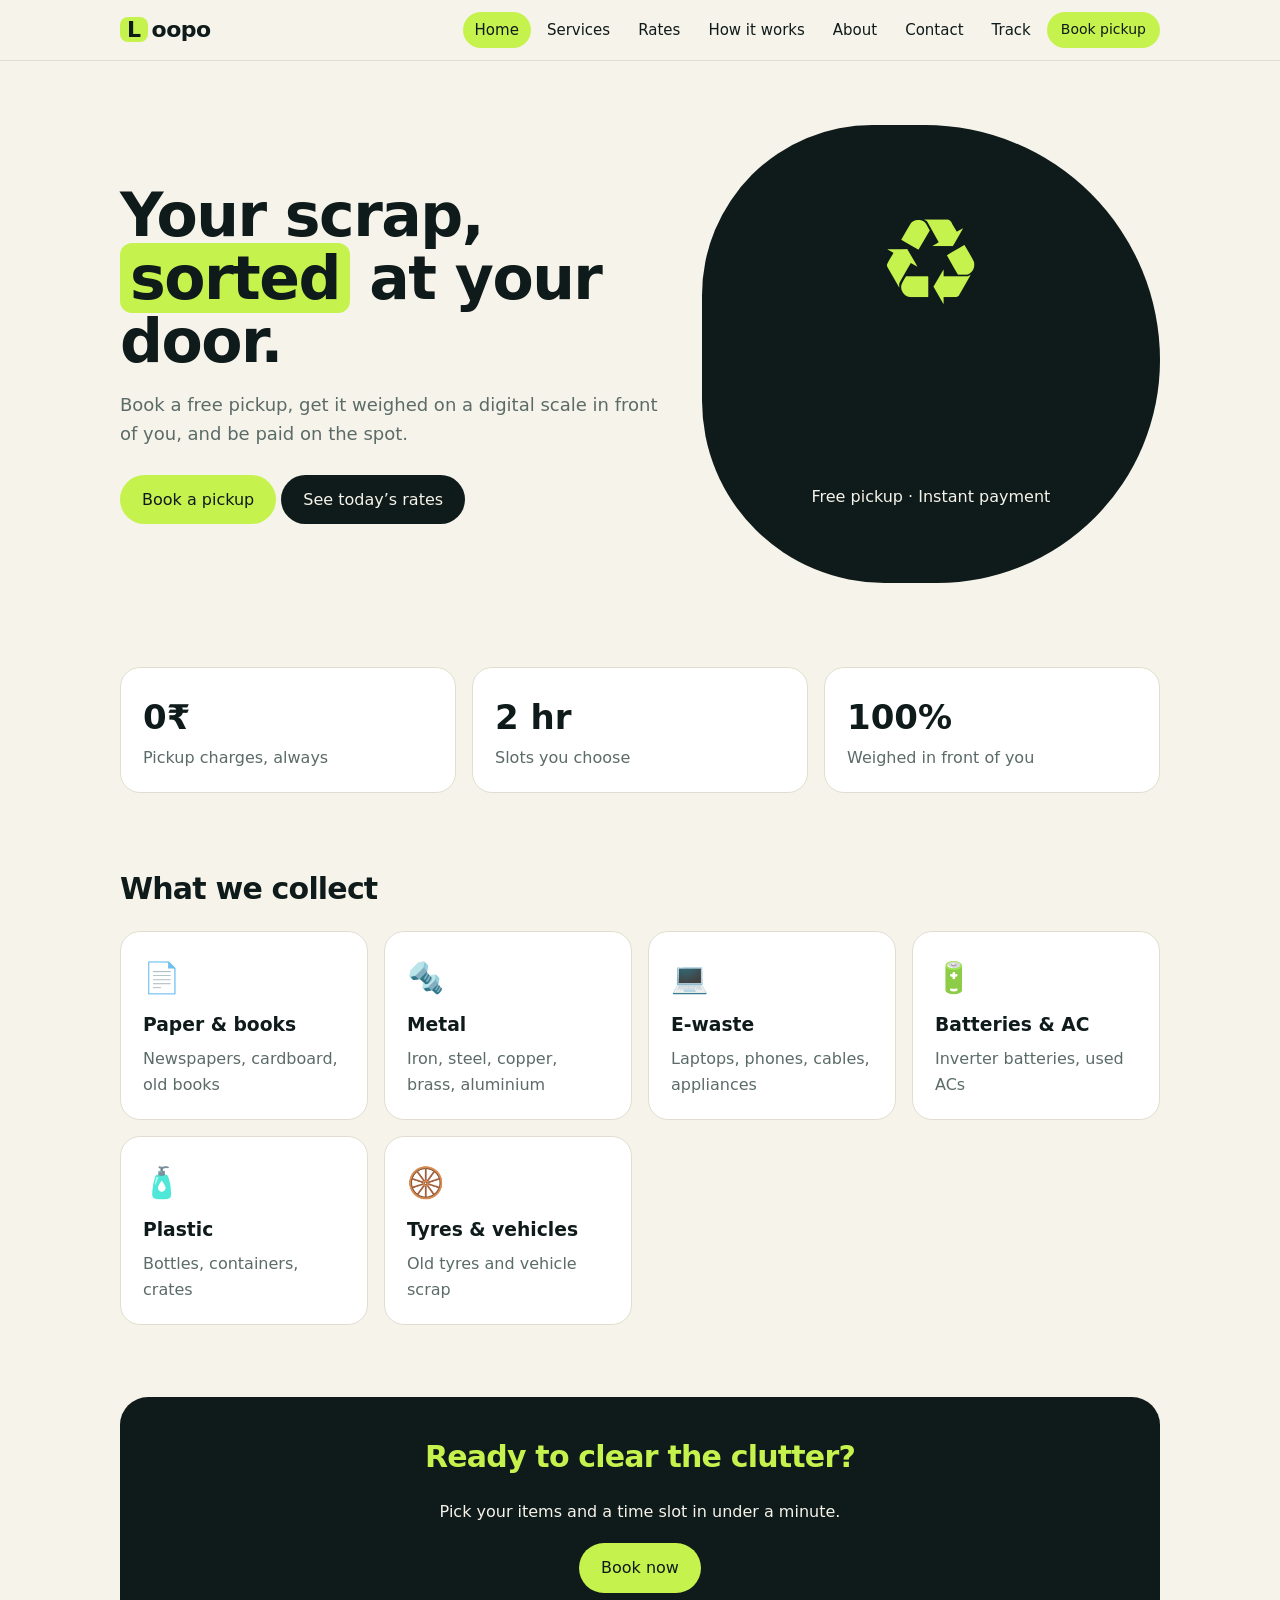
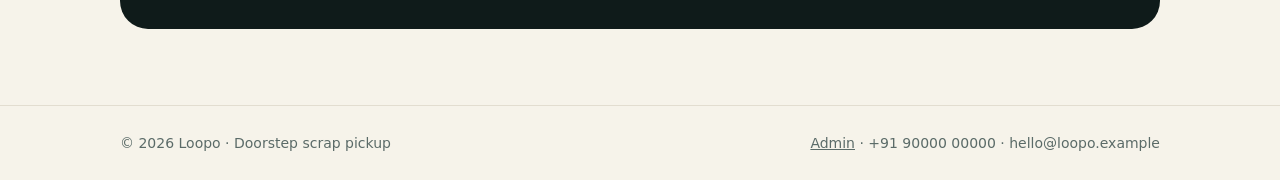
<file: index.html>
<!doctype html><html lang="en"><head><meta charset="utf-8"><meta name="viewport" content="width=device-width,initial-scale=1"><title>Sell scrap at your doorstep · Loopo</title><meta name="description" content="Loopo – book doorstep scrap pickup with fair rates, accurate weighing and instant payment."><link rel="stylesheet" href="style.css"></head><body data-p="index" data-r=""><header></header><main class="w"><section class="hero"><div><h1>Your scrap, <em>sorted</em> at your door.</h1><p>Book a free pickup, get it weighed on a digital scale in front of you, and be paid on the spot.</p><a class="btn l" href="book.html">Book a pickup</a> <a class="btn" href="rates.html">See today’s rates</a></div><div class="blob">♻<small>Free pickup · Instant payment</small></div></section>
<section><div class="g"><div class="c"><div class="n">0₹</div><p>Pickup charges, always</p></div><div class="c"><div class="n">2 hr</div><p>Slots you choose</p></div><div class="c"><div class="n">100%</div><p>Weighed in front of you</p></div></div></section>
<section><h2>What we collect</h2><div class="g"><div class="c"><span class="ic">📄</span><h3>Paper & books</h3><p>Newspapers, cardboard, old books</p></div><div class="c"><span class="ic">🔩</span><h3>Metal</h3><p>Iron, steel, copper, brass, aluminium</p></div><div class="c"><span class="ic">💻</span><h3>E-waste</h3><p>Laptops, phones, cables, appliances</p></div><div class="c"><span class="ic">🔋</span><h3>Batteries & AC</h3><p>Inverter batteries, used ACs</p></div><div class="c"><span class="ic">🧴</span><h3>Plastic</h3><p>Bottles, containers, crates</p></div><div class="c"><span class="ic">🛞</span><h3>Tyres & vehicles</h3><p>Old tyres and vehicle scrap</p></div></div></section>
<section><div class="band"><h2>Ready to clear the clutter?</h2><p style="margin-bottom:18px">Pick your items and a time slot in under a minute.</p><a class="btn l" href="book.html">Book now</a></div></section></main><footer></footer><script src="app.js" defer></script></body></html>
</file>
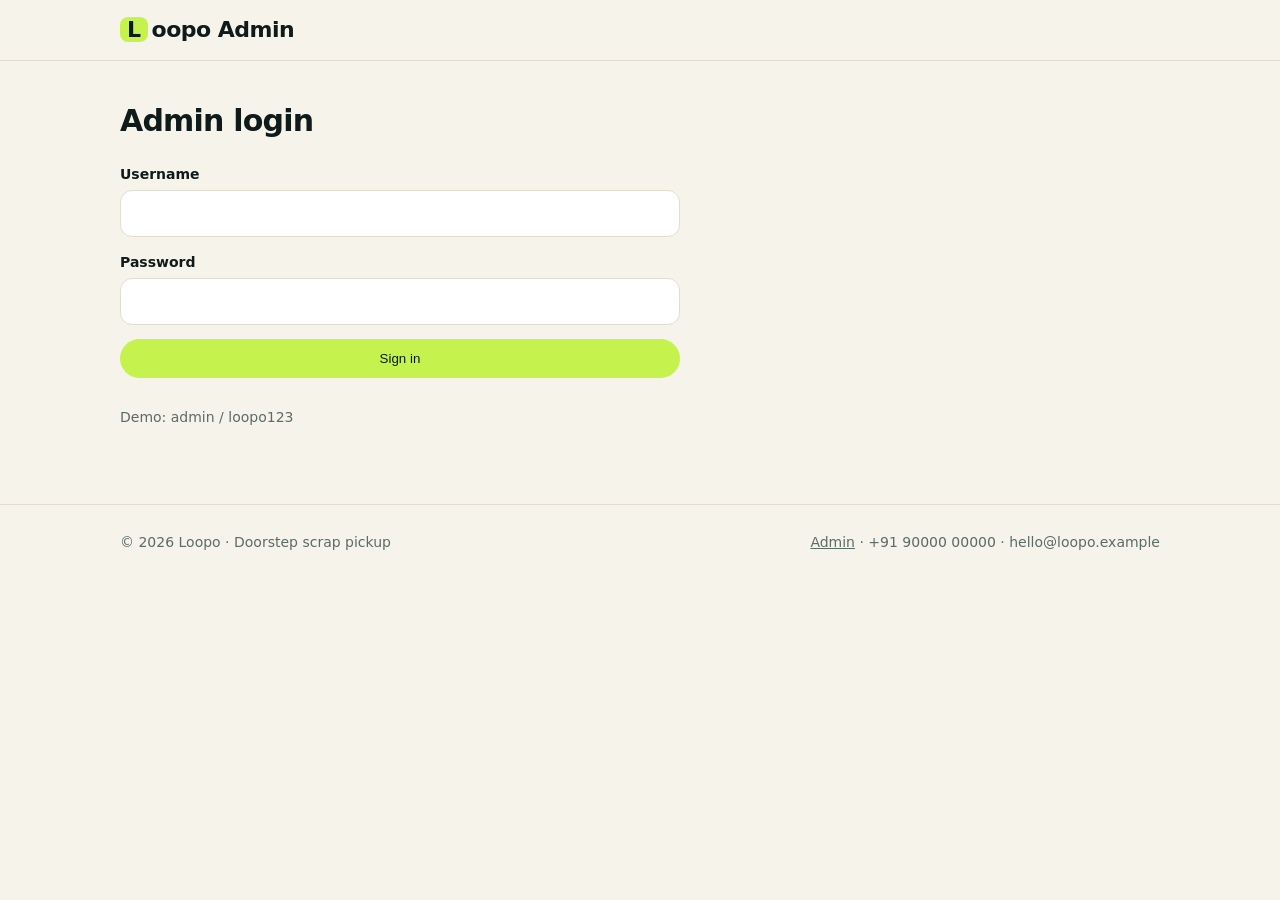
<file: admin/index.html>
<!doctype html><html lang="en"><head><meta charset="utf-8"><meta name="viewport" content="width=device-width,initial-scale=1"><title>Dashboard · Loopo</title><meta name="description" content="Loopo – book doorstep scrap pickup with fair rates, accurate weighing and instant payment."><link rel="stylesheet" href="style.css"></head><body data-p="a-index" data-r=""><header></header><main class="w"><section><h2>Dashboard</h2><div class="g" id="st"></div></section><section><h2>Recent bookings</h2><div class="tw"><table><tr><th>ID</th><th>Name</th><th>Date</th><th>Status</th></tr><tbody id="rc"></tbody></table></div></section></main><footer></footer><script src="app.js" defer></script></body></html>
</file>
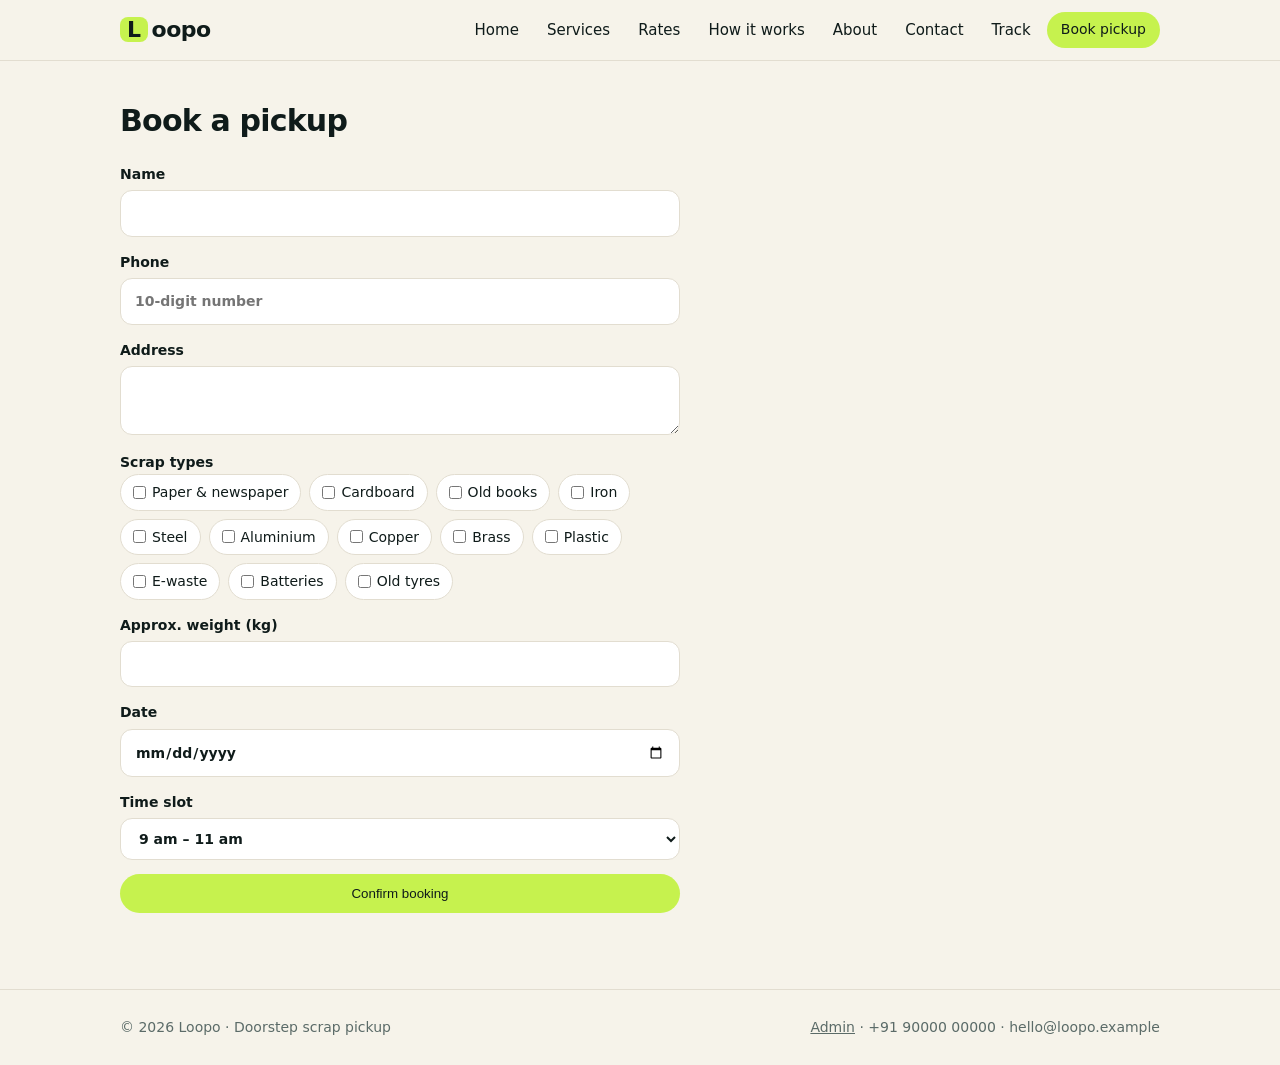
<file: book.html>
<!doctype html><html lang="en"><head><meta charset="utf-8"><meta name="viewport" content="width=device-width,initial-scale=1"><title>Book pickup · Loopo</title><meta name="description" content="Loopo – book doorstep scrap pickup with fair rates, accurate weighing and instant payment."><link rel="stylesheet" href="style.css"></head><body data-p="book" data-r=""><header></header><main class="w"><section><h2>Book a pickup</h2><form id="bf"><label>Name<input name="name" required></label><label>Phone<input name="phone" type="tel" pattern="[0-9]{10}" placeholder="10-digit number" required></label><label>Address<textarea name="address" rows="2" required></textarea></label><div><b style="font-size:14px">Scrap types</b><div class="chk" id="cats"></div></div><label>Approx. weight (kg)<input name="kg" type="number" min="1"></label><label>Date<input name="date" id="dt" type="date" required></label><label>Time slot<select name="slot"><option>9 am – 11 am</option><option>11 am – 1 pm</option><option>2 pm – 4 pm</option><option>4 pm – 6 pm</option></select></label><button class="btn l">Confirm booking</button></form><div id="done" class="c" hidden><h3 class="ok">Booked ✓</h3><p>Your booking ID is <b id="bid"></b>. Use it on the <a href="track.html">Track</a> page.</p></div></section></main><footer></footer><script src="app.js" defer></script></body></html>
</file>
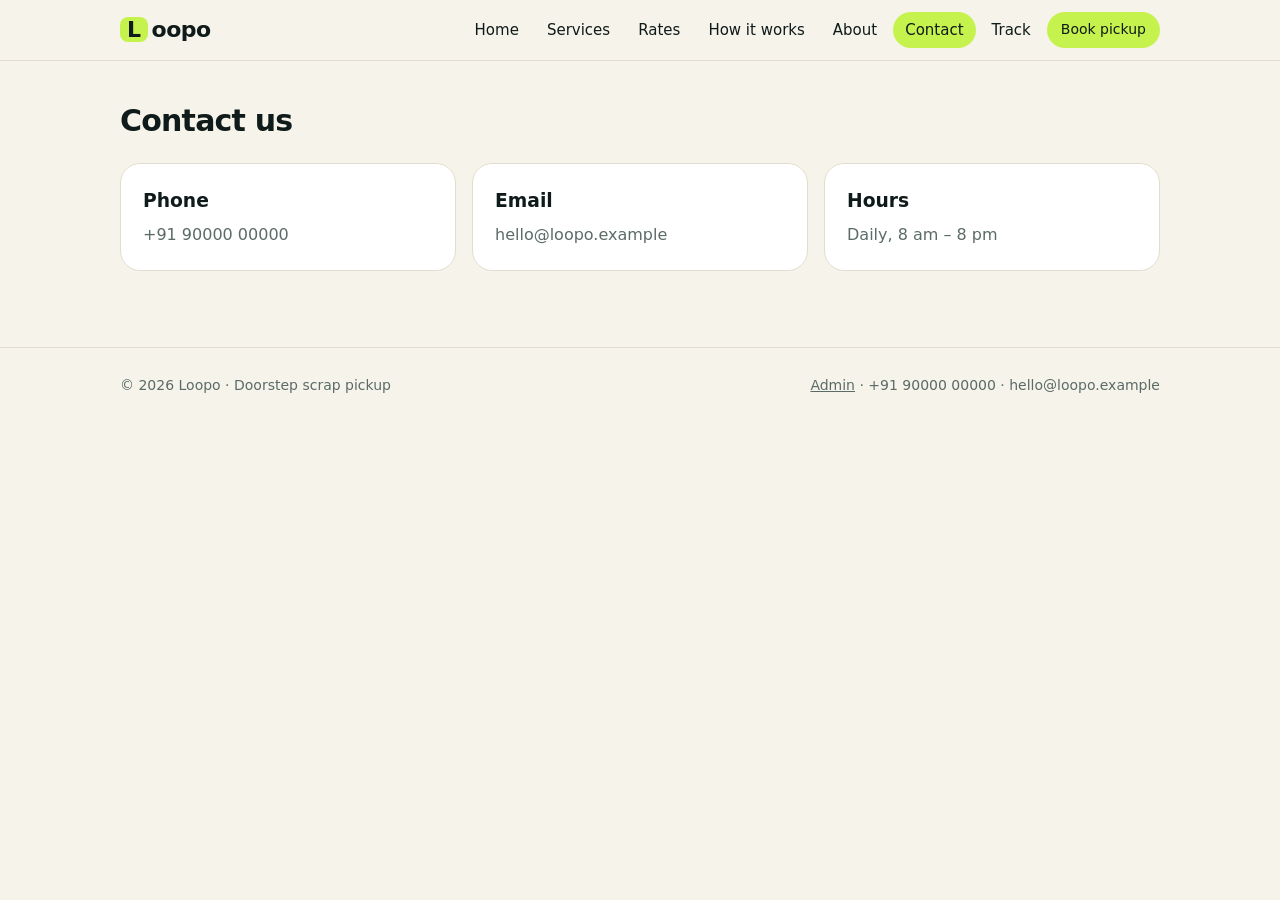
<file: contact.html>
<!doctype html><html lang="en"><head><meta charset="utf-8"><meta name="viewport" content="width=device-width,initial-scale=1"><title>Contact · Loopo</title><meta name="description" content="Loopo – book doorstep scrap pickup with fair rates, accurate weighing and instant payment."><link rel="stylesheet" href="style.css"></head><body data-p="contact" data-r=""><header></header><main class="w"><section><h2>Contact us</h2><div class="g"><div class="c"><h3>Phone</h3><p>+91 90000 00000</p></div><div class="c"><h3>Email</h3><p>hello@loopo.example</p></div><div class="c"><h3>Hours</h3><p>Daily, 8 am – 8 pm</p></div></div></section></main><footer></footer><script src="app.js" defer></script></body></html>
</file>
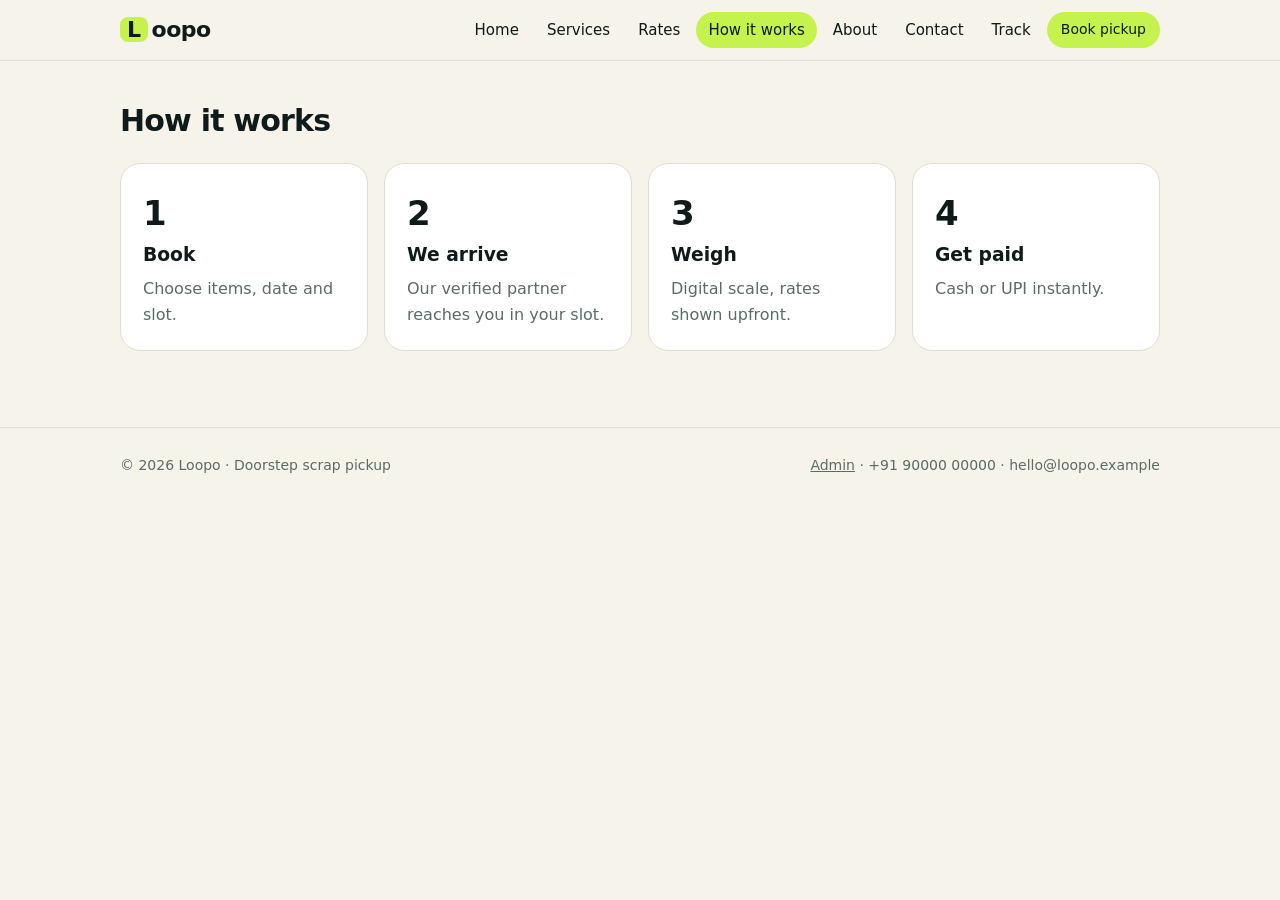
<file: how-it-works.html>
<!doctype html><html lang="en"><head><meta charset="utf-8"><meta name="viewport" content="width=device-width,initial-scale=1"><title>How it works · Loopo</title><meta name="description" content="Loopo – book doorstep scrap pickup with fair rates, accurate weighing and instant payment."><link rel="stylesheet" href="style.css"></head><body data-p="how-it-works" data-r=""><header></header><main class="w"><section><h2>How it works</h2><div class="g"><div class="c"><div class="n">1</div><h3>Book</h3><p>Choose items, date and slot.</p></div><div class="c"><div class="n">2</div><h3>We arrive</h3><p>Our verified partner reaches you in your slot.</p></div><div class="c"><div class="n">3</div><h3>Weigh</h3><p>Digital scale, rates shown upfront.</p></div><div class="c"><div class="n">4</div><h3>Get paid</h3><p>Cash or UPI instantly.</p></div></div></section></main><footer></footer><script src="app.js" defer></script></body></html>
</file>
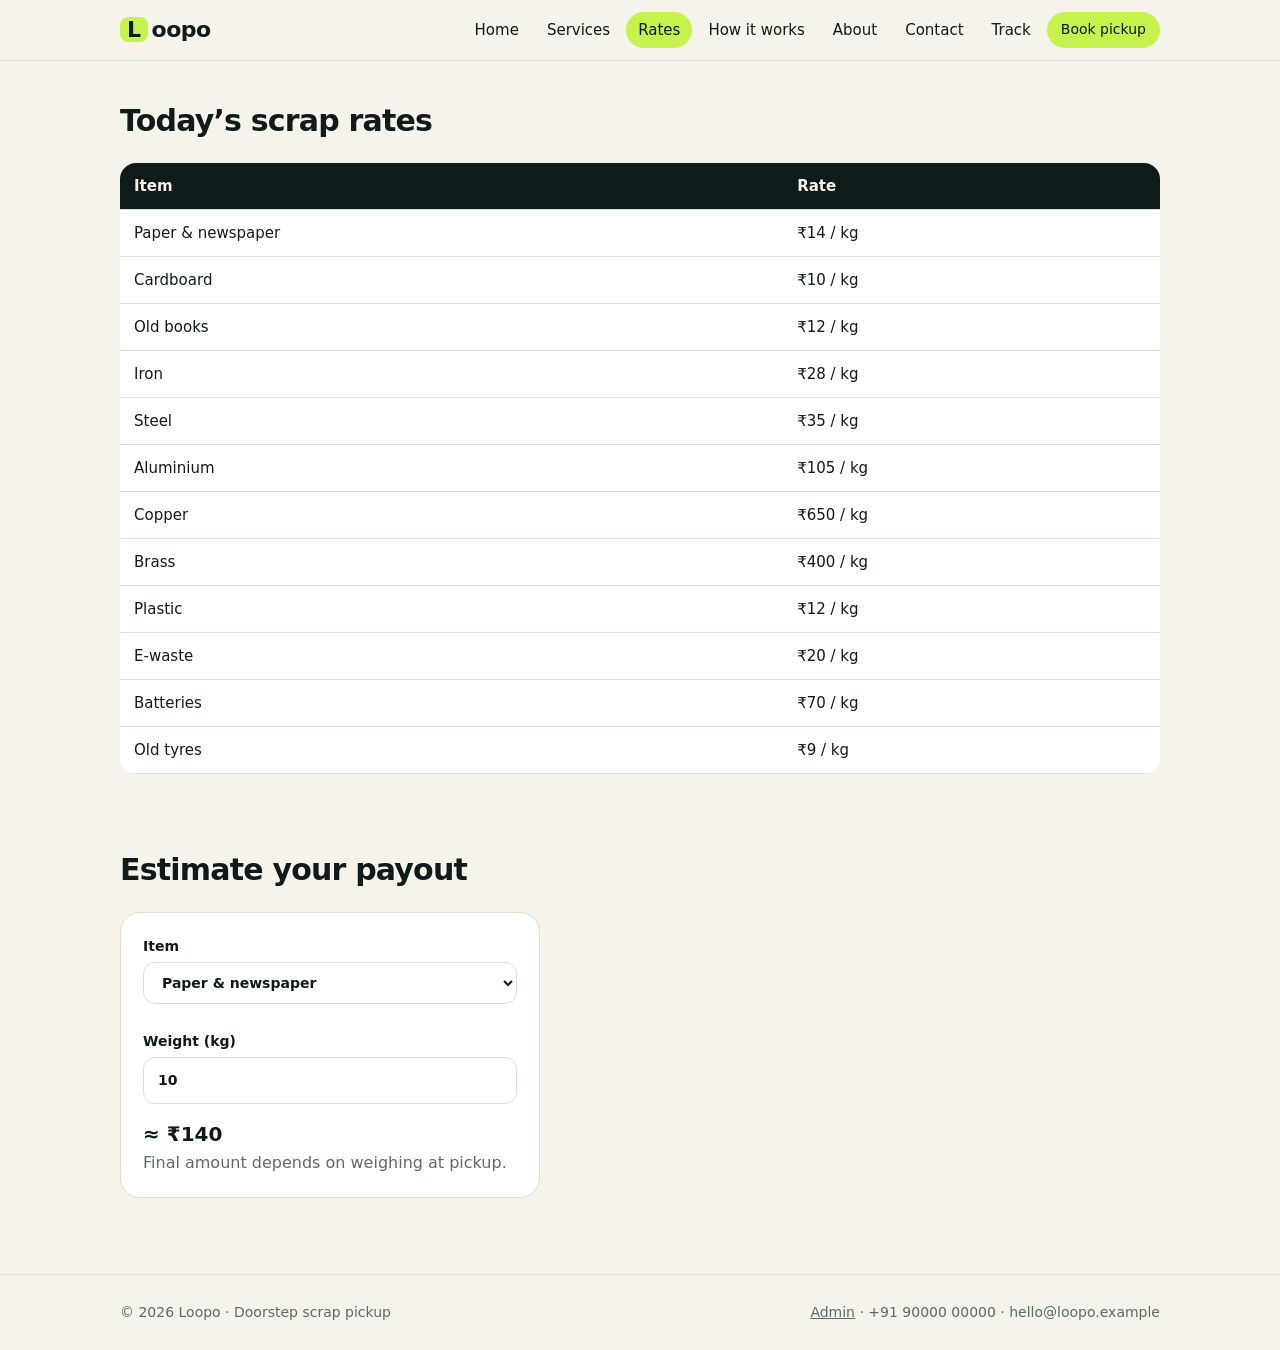
<file: rates.html>
<!doctype html><html lang="en"><head><meta charset="utf-8"><meta name="viewport" content="width=device-width,initial-scale=1"><title>Rates · Loopo</title><meta name="description" content="Loopo – book doorstep scrap pickup with fair rates, accurate weighing and instant payment."><link rel="stylesheet" href="style.css"></head><body data-p="rates" data-r=""><header></header><main class="w"><section><h2>Today’s scrap rates</h2><div class="tw"><table><tr><th>Item</th><th>Rate</th></tr><tbody id="rt"></tbody></table></div></section><section><h2>Estimate your payout</h2><div class="c" style="max-width:420px"><label>Item<select id="cs"></select></label><br><label>Weight (kg)<input id="cw" type="number" min="0" value="10"></label><div class="res" id="cr"></div><p>Final amount depends on weighing at pickup.</p></div></section></main><footer></footer><script src="app.js" defer></script></body></html>
</file>
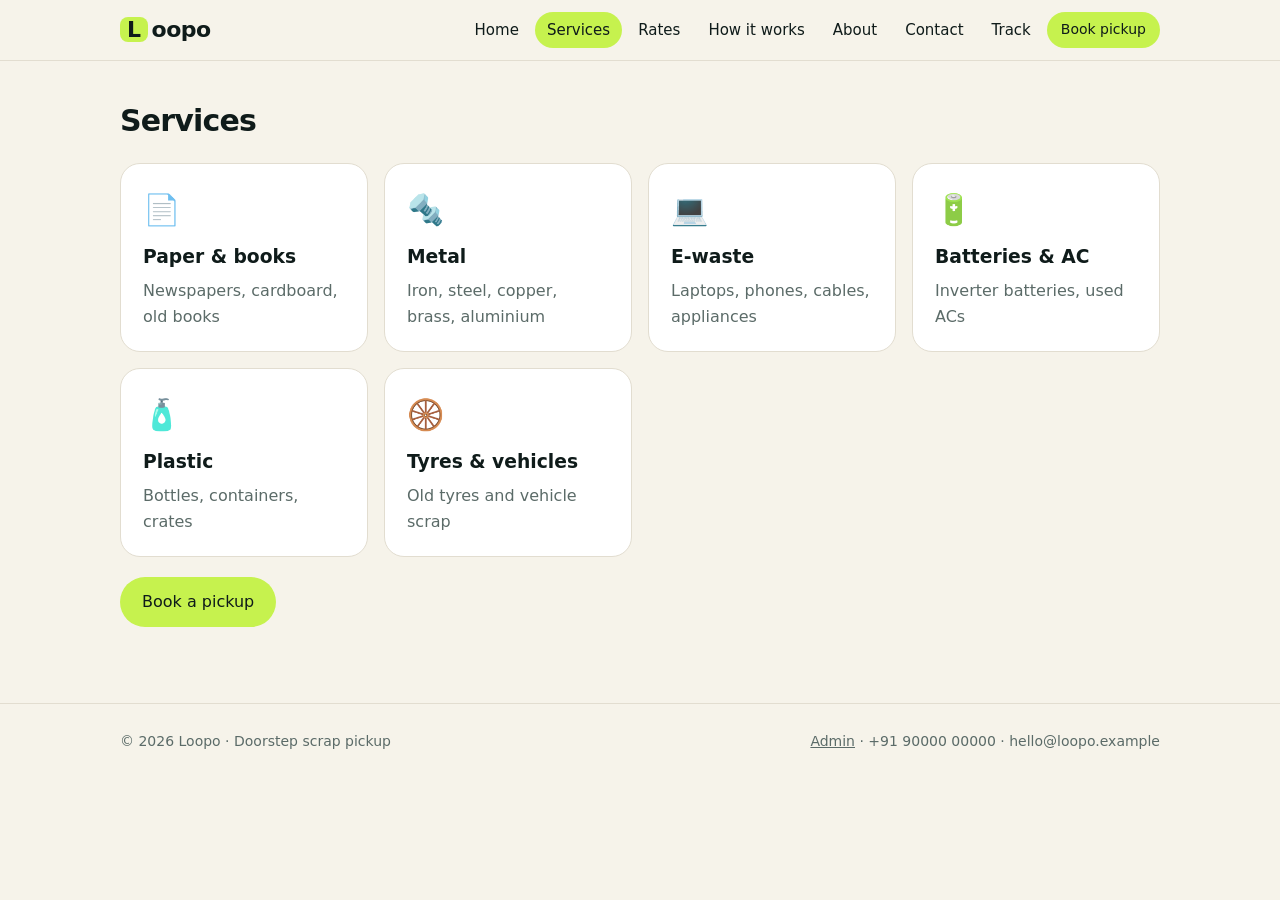
<file: services.html>
<!doctype html><html lang="en"><head><meta charset="utf-8"><meta name="viewport" content="width=device-width,initial-scale=1"><title>Services · Loopo</title><meta name="description" content="Loopo – book doorstep scrap pickup with fair rates, accurate weighing and instant payment."><link rel="stylesheet" href="style.css"></head><body data-p="services" data-r=""><header></header><main class="w"><section><h2>Services</h2><div class="g"><div class="c"><span class="ic">📄</span><h3>Paper & books</h3><p>Newspapers, cardboard, old books</p></div><div class="c"><span class="ic">🔩</span><h3>Metal</h3><p>Iron, steel, copper, brass, aluminium</p></div><div class="c"><span class="ic">💻</span><h3>E-waste</h3><p>Laptops, phones, cables, appliances</p></div><div class="c"><span class="ic">🔋</span><h3>Batteries & AC</h3><p>Inverter batteries, used ACs</p></div><div class="c"><span class="ic">🧴</span><h3>Plastic</h3><p>Bottles, containers, crates</p></div><div class="c"><span class="ic">🛞</span><h3>Tyres & vehicles</h3><p>Old tyres and vehicle scrap</p></div></div><p style="margin-top:20px"><a class="btn l" href="book.html">Book a pickup</a></p></section></main><footer></footer><script src="app.js" defer></script></body></html>
</file>
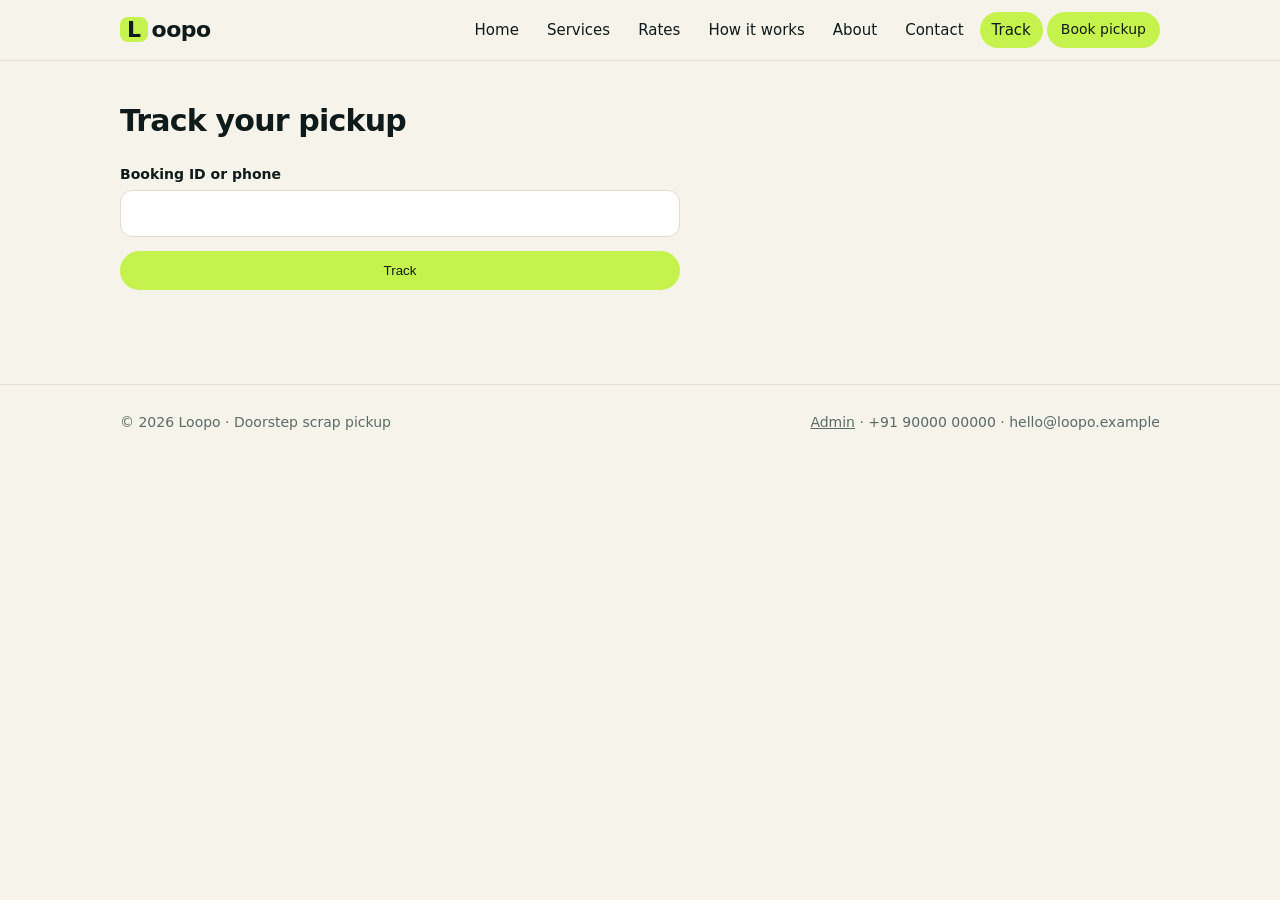
<file: track.html>
<!doctype html><html lang="en"><head><meta charset="utf-8"><meta name="viewport" content="width=device-width,initial-scale=1"><title>Track · Loopo</title><meta name="description" content="Loopo – book doorstep scrap pickup with fair rates, accurate weighing and instant payment."><link rel="stylesheet" href="style.css"></head><body data-p="track" data-r=""><header></header><main class="w"><section><h2>Track your pickup</h2><form id="tf"><label>Booking ID or phone<input id="q" required></label><button class="btn l">Track</button></form><div id="tr" style="margin-top:18px"></div></section></main><footer></footer><script src="app.js" defer></script></body></html>
</file>
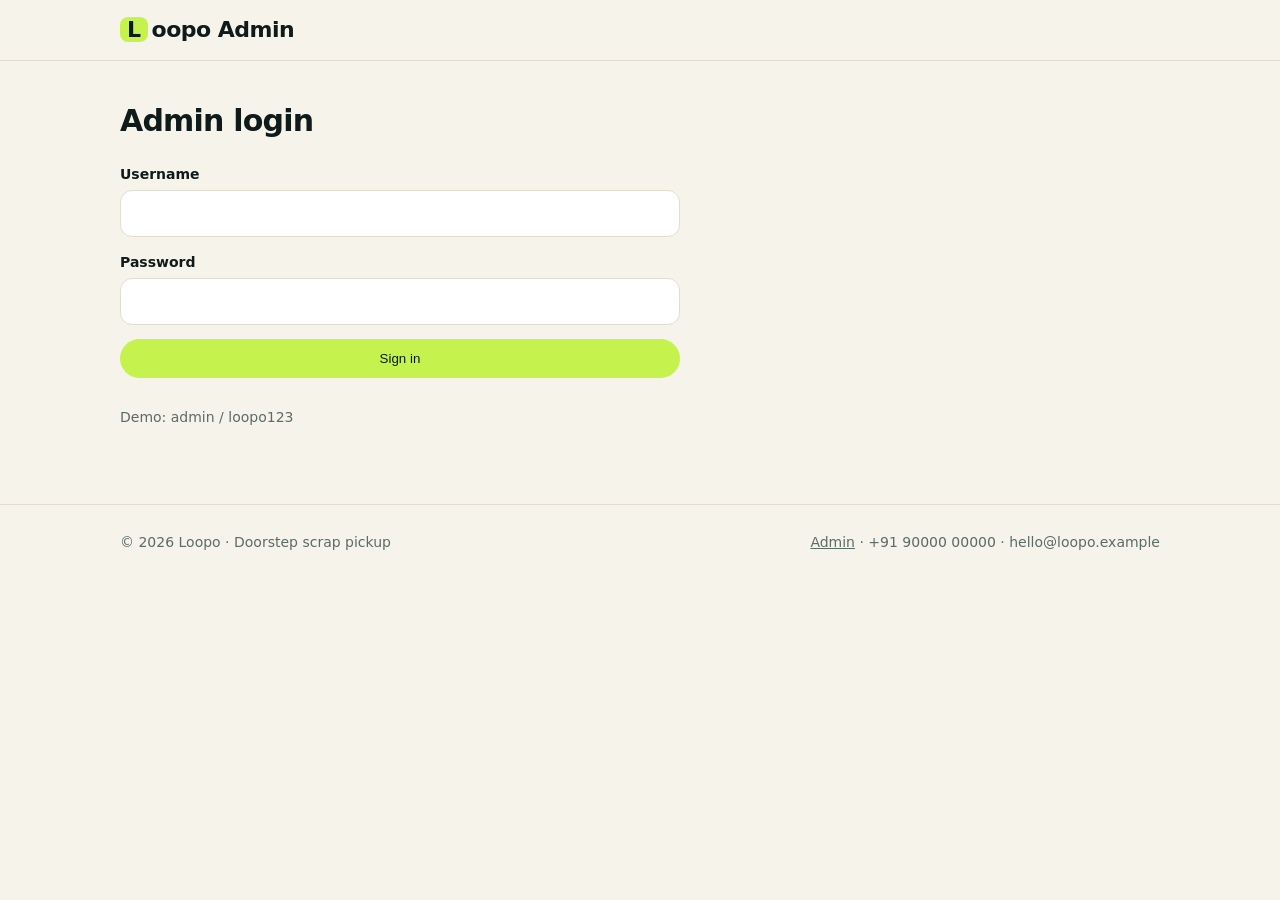
<file: admin/bookings.html>
<!doctype html><html lang="en"><head><meta charset="utf-8"><meta name="viewport" content="width=device-width,initial-scale=1"><title>Bookings · Loopo</title><meta name="description" content="Loopo – book doorstep scrap pickup with fair rates, accurate weighing and instant payment."><link rel="stylesheet" href="style.css"></head><body data-p="a-bookings" data-r=""><header></header><main class="w"><section><h2>Bookings</h2><input id="fq" placeholder="Search name, phone, ID, status" style="max-width:360px;margin-bottom:14px"><div class="tw"><table><tr><th>ID</th><th>Customer</th><th>Address</th><th>Items</th><th>When</th><th>Status</th><th></th></tr><tbody id="bt"></tbody></table></div></section></main><footer></footer><script src="app.js" defer></script></body></html>
</file>
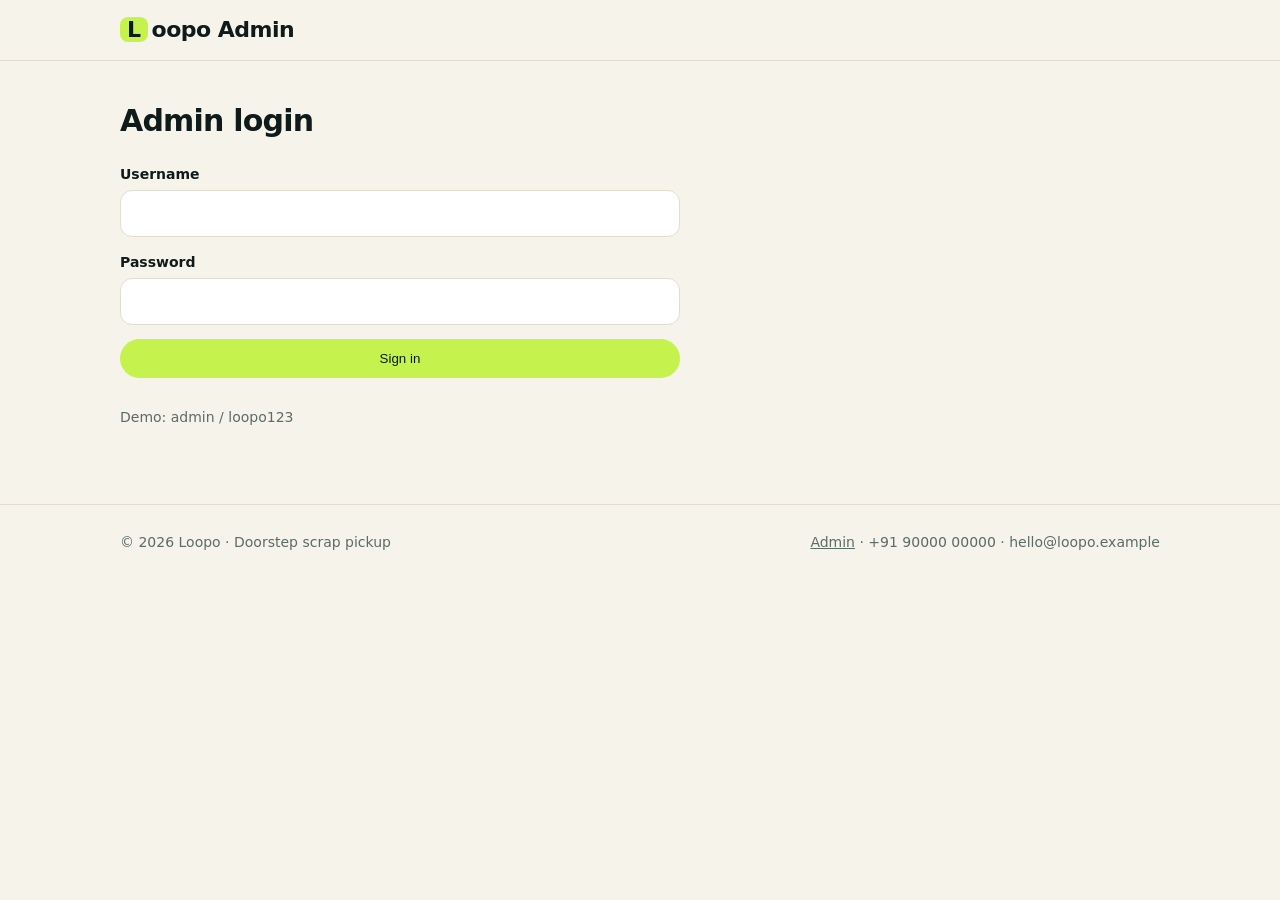
<file: admin/login.html>
<!doctype html><html lang="en"><head><meta charset="utf-8"><meta name="viewport" content="width=device-width,initial-scale=1"><title>Admin login · Loopo</title><meta name="description" content="Loopo – book doorstep scrap pickup with fair rates, accurate weighing and instant payment."><link rel="stylesheet" href="style.css"></head><body data-p="a-login" data-r=""><header></header><main class="w"><section><h2>Admin login</h2><form id="lf"><label>Username<input id="u" required></label><label>Password<input id="p" type="password" required></label><button class="btn l">Sign in</button><p id="er" style="color:#d64545"></p><p style="color:var(--mut);font-size:14px">Demo: admin / loopo123</p></form></section></main><footer></footer><script src="app.js" defer></script></body></html>
</file>
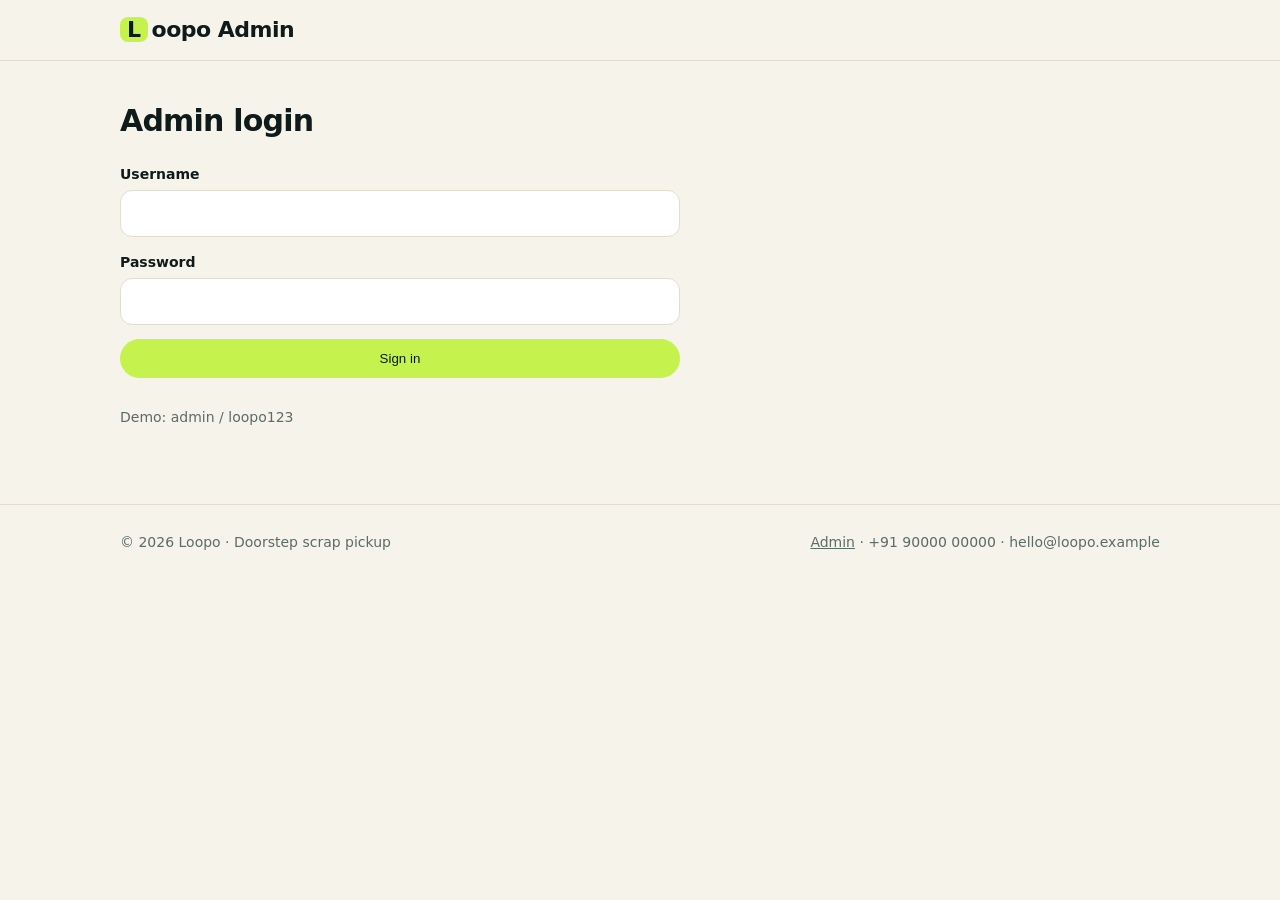
<file: admin/rates.html>
<!doctype html><html lang="en"><head><meta charset="utf-8"><meta name="viewport" content="width=device-width,initial-scale=1"><title>Manage rates · Loopo</title><meta name="description" content="Loopo – book doorstep scrap pickup with fair rates, accurate weighing and instant payment."><link rel="stylesheet" href="style.css"></head><body data-p="a-rates" data-r=""><header></header><main class="w"><section><h2>Manage rates</h2><div class="tw"><table><tr><th>Item</th><th>Price ₹</th><th>Unit</th><th></th></tr><tbody id="at"></tbody></table></div><p style="margin-top:14px"><button class="btn s" id="add">+ Add item</button> <button class="btn l s" id="sv">Save</button> <span id="ok" class="ok"></span></p></section></main><footer></footer><script src="app.js" defer></script></body></html>
</file>
<file: style.css>
*{box-sizing:border-box;margin:0}:root{--ink:#0f1b1a;--lime:#c6f24e;--cream:#f6f3ea;--mut:#5b6b68;--card:#fff;--line:#e2ddd0}
@media(prefers-color-scheme:dark){:root{--ink:#f2efe6;--cream:#0f1b1a;--card:#17282600;--mut:#9fb0ac;--line:#243836;--card:#162624}}
body{font:16px/1.6 system-ui,-apple-system,Segoe UI,Roboto,sans-serif;background:var(--cream);color:var(--ink)}
a{color:inherit}.w{max-width:1080px;margin:auto;padding:0 20px}
header{position:sticky;top:0;background:var(--cream);border-bottom:1px solid var(--line);z-index:5}
header .w{display:flex;align-items:center;gap:16px;min-height:60px;flex-wrap:wrap}
.logo{font-weight:800;font-size:22px;text-decoration:none;letter-spacing:-.5px}.logo b{background:var(--lime);color:#0f1b1a;padding:0 7px;border-radius:8px;margin-right:4px}
nav{display:flex;gap:4px;margin-left:auto;overflow-x:auto;flex-wrap:wrap}nav a{padding:6px 12px;border-radius:99px;text-decoration:none;font-size:15px}nav a:hover,nav a.on{background:var(--lime);color:#0f1b1a}
.btn{display:inline-block;background:var(--ink);color:var(--cream);border:0;padding:12px 22px;border-radius:99px;font:600 16px inherit;cursor:pointer;text-decoration:none}.btn.l{background:var(--lime);color:#0f1b1a}.btn.s{padding:6px 14px;font-size:14px}.btn.d{background:#d64545;color:#fff}
.hero{padding:64px 0 48px;display:grid;gap:32px;grid-template-columns:1.2fr 1fr;align-items:center}.hero h1{font-size:clamp(34px,6vw,60px);line-height:1.05;letter-spacing:-1.5px}.hero h1 em{font-style:normal;background:var(--lime);color:#0f1b1a;padding:0 10px;border-radius:12px}
.hero p{margin:18px 0 26px;color:var(--mut);font-size:18px}.blob{aspect-ratio:1;border-radius:42% 58% 55% 45%;background:var(--ink);color:var(--lime);display:grid;place-items:center;font-size:clamp(60px,12vw,120px);text-align:center;line-height:1}
.blob small{display:block;font-size:16px;color:var(--cream);margin-top:10px}
.g{display:grid;gap:16px;grid-template-columns:repeat(auto-fit,minmax(220px,1fr))}.c{background:var(--card);border:1px solid var(--line);border-radius:20px;padding:22px}.c h3{margin-bottom:6px}.c p{color:var(--mut)}.n{font-size:34px;font-weight:800;color:var(--ink)}
section{padding:36px 0}h2{font-size:30px;letter-spacing:-.8px;margin-bottom:18px}.band{background:var(--ink);color:var(--cream);border-radius:28px;padding:36px;text-align:center}.band h2{color:var(--lime)}
.ic{font-size:30px;display:block;margin-bottom:8px}
footer{border-top:1px solid var(--line);margin-top:40px;padding:26px 0;color:var(--mut);font-size:14px}footer .w{display:flex;justify-content:space-between;gap:12px;flex-wrap:wrap}
form{display:grid;gap:14px;max-width:560px}label{font-weight:600;font-size:14px;display:grid;gap:5px}input,select,textarea{font:inherit;padding:11px 14px;border:1px solid var(--line);border-radius:12px;background:var(--card);color:var(--ink);width:100%}
.chk{display:flex;flex-wrap:wrap;gap:8px}.chk label{display:flex;grid-template:none;align-items:center;gap:6px;border:1px solid var(--line);padding:6px 12px;border-radius:99px;background:var(--card);font-weight:500;cursor:pointer;width:auto}.chk input{width:auto}
.tw{overflow-x:auto}table{width:100%;border-collapse:collapse;background:var(--card);border-radius:16px;overflow:hidden}th,td{text-align:left;padding:11px 14px;border-bottom:1px solid var(--line);font-size:15px}th{background:var(--ink);color:var(--cream)}td input,td select{padding:6px 8px}
.tag{padding:3px 10px;border-radius:99px;background:var(--lime);color:#0f1b1a;font-size:13px;font-weight:700}.ok{color:#2e9d4f;font-weight:600}.res{margin-top:14px;font-size:20px;font-weight:700}
@media(max-width:760px){.hero{grid-template-columns:1fr;padding-top:36px}.blob{max-width:260px}nav{margin-left:0;width:100%}}
</file>
<file: admin/style.css>
*{box-sizing:border-box;margin:0}:root{--ink:#0f1b1a;--lime:#c6f24e;--cream:#f6f3ea;--mut:#5b6b68;--card:#fff;--line:#e2ddd0}
@media(prefers-color-scheme:dark){:root{--ink:#f2efe6;--cream:#0f1b1a;--card:#17282600;--mut:#9fb0ac;--line:#243836;--card:#162624}}
body{font:16px/1.6 system-ui,-apple-system,Segoe UI,Roboto,sans-serif;background:var(--cream);color:var(--ink)}
a{color:inherit}.w{max-width:1080px;margin:auto;padding:0 20px}
header{position:sticky;top:0;background:var(--cream);border-bottom:1px solid var(--line);z-index:5}
header .w{display:flex;align-items:center;gap:16px;min-height:60px;flex-wrap:wrap}
.logo{font-weight:800;font-size:22px;text-decoration:none;letter-spacing:-.5px}.logo b{background:var(--lime);color:#0f1b1a;padding:0 7px;border-radius:8px;margin-right:4px}
nav{display:flex;gap:4px;margin-left:auto;overflow-x:auto;flex-wrap:wrap}nav a{padding:6px 12px;border-radius:99px;text-decoration:none;font-size:15px}nav a:hover,nav a.on{background:var(--lime);color:#0f1b1a}
.btn{display:inline-block;background:var(--ink);color:var(--cream);border:0;padding:12px 22px;border-radius:99px;font:600 16px inherit;cursor:pointer;text-decoration:none}.btn.l{background:var(--lime);color:#0f1b1a}.btn.s{padding:6px 14px;font-size:14px}.btn.d{background:#d64545;color:#fff}
.hero{padding:64px 0 48px;display:grid;gap:32px;grid-template-columns:1.2fr 1fr;align-items:center}.hero h1{font-size:clamp(34px,6vw,60px);line-height:1.05;letter-spacing:-1.5px}.hero h1 em{font-style:normal;background:var(--lime);color:#0f1b1a;padding:0 10px;border-radius:12px}
.hero p{margin:18px 0 26px;color:var(--mut);font-size:18px}.blob{aspect-ratio:1;border-radius:42% 58% 55% 45%;background:var(--ink);color:var(--lime);display:grid;place-items:center;font-size:clamp(60px,12vw,120px);text-align:center;line-height:1}
.blob small{display:block;font-size:16px;color:var(--cream);margin-top:10px}
.g{display:grid;gap:16px;grid-template-columns:repeat(auto-fit,minmax(220px,1fr))}.c{background:var(--card);border:1px solid var(--line);border-radius:20px;padding:22px}.c h3{margin-bottom:6px}.c p{color:var(--mut)}.n{font-size:34px;font-weight:800;color:var(--ink)}
section{padding:36px 0}h2{font-size:30px;letter-spacing:-.8px;margin-bottom:18px}.band{background:var(--ink);color:var(--cream);border-radius:28px;padding:36px;text-align:center}.band h2{color:var(--lime)}
.ic{font-size:30px;display:block;margin-bottom:8px}
footer{border-top:1px solid var(--line);margin-top:40px;padding:26px 0;color:var(--mut);font-size:14px}footer .w{display:flex;justify-content:space-between;gap:12px;flex-wrap:wrap}
form{display:grid;gap:14px;max-width:560px}label{font-weight:600;font-size:14px;display:grid;gap:5px}input,select,textarea{font:inherit;padding:11px 14px;border:1px solid var(--line);border-radius:12px;background:var(--card);color:var(--ink);width:100%}
.chk{display:flex;flex-wrap:wrap;gap:8px}.chk label{display:flex;grid-template:none;align-items:center;gap:6px;border:1px solid var(--line);padding:6px 12px;border-radius:99px;background:var(--card);font-weight:500;cursor:pointer;width:auto}.chk input{width:auto}
.tw{overflow-x:auto}table{width:100%;border-collapse:collapse;background:var(--card);border-radius:16px;overflow:hidden}th,td{text-align:left;padding:11px 14px;border-bottom:1px solid var(--line);font-size:15px}th{background:var(--ink);color:var(--cream)}td input,td select{padding:6px 8px}
.tag{padding:3px 10px;border-radius:99px;background:var(--lime);color:#0f1b1a;font-size:13px;font-weight:700}.ok{color:#2e9d4f;font-weight:600}.res{margin-top:14px;font-size:20px;font-weight:700}
@media(max-width:760px){.hero{grid-template-columns:1fr;padding-top:36px}.blob{max-width:260px}nav{margin-left:0;width:100%}}
</file>
